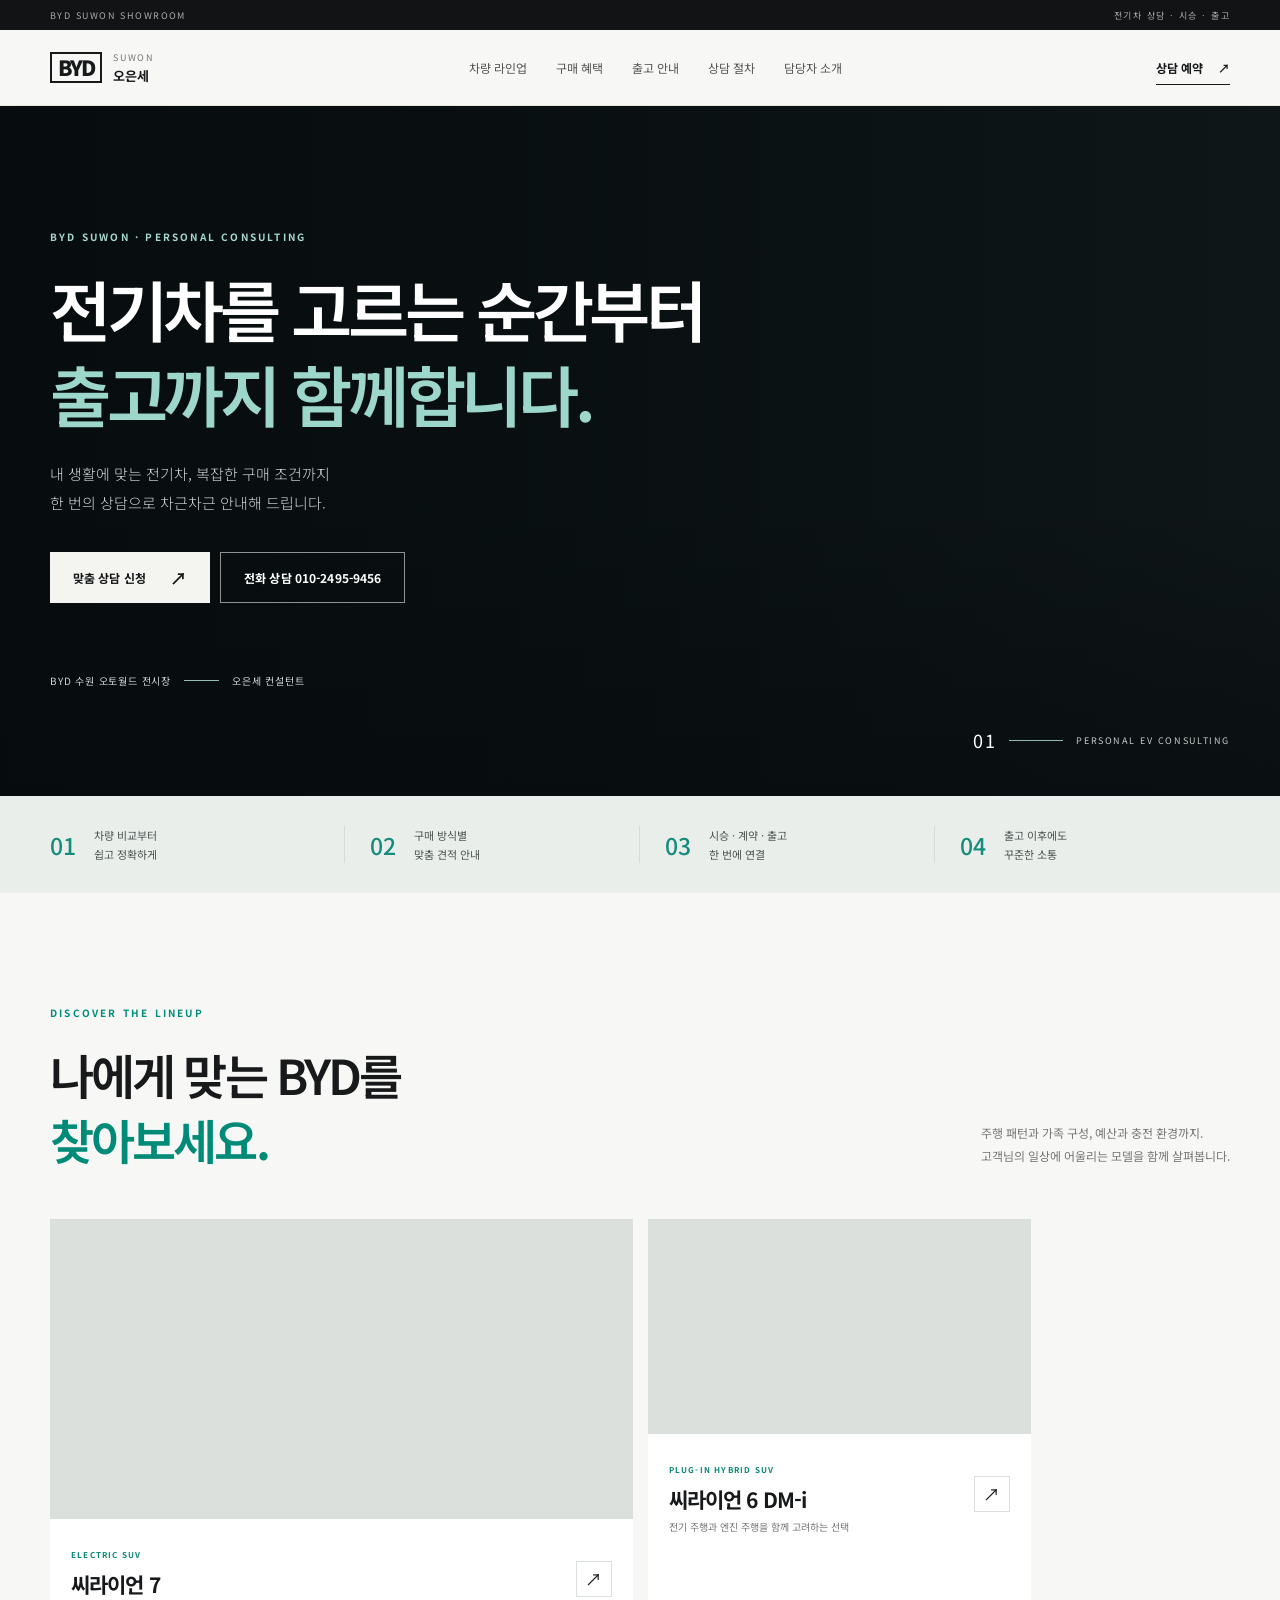
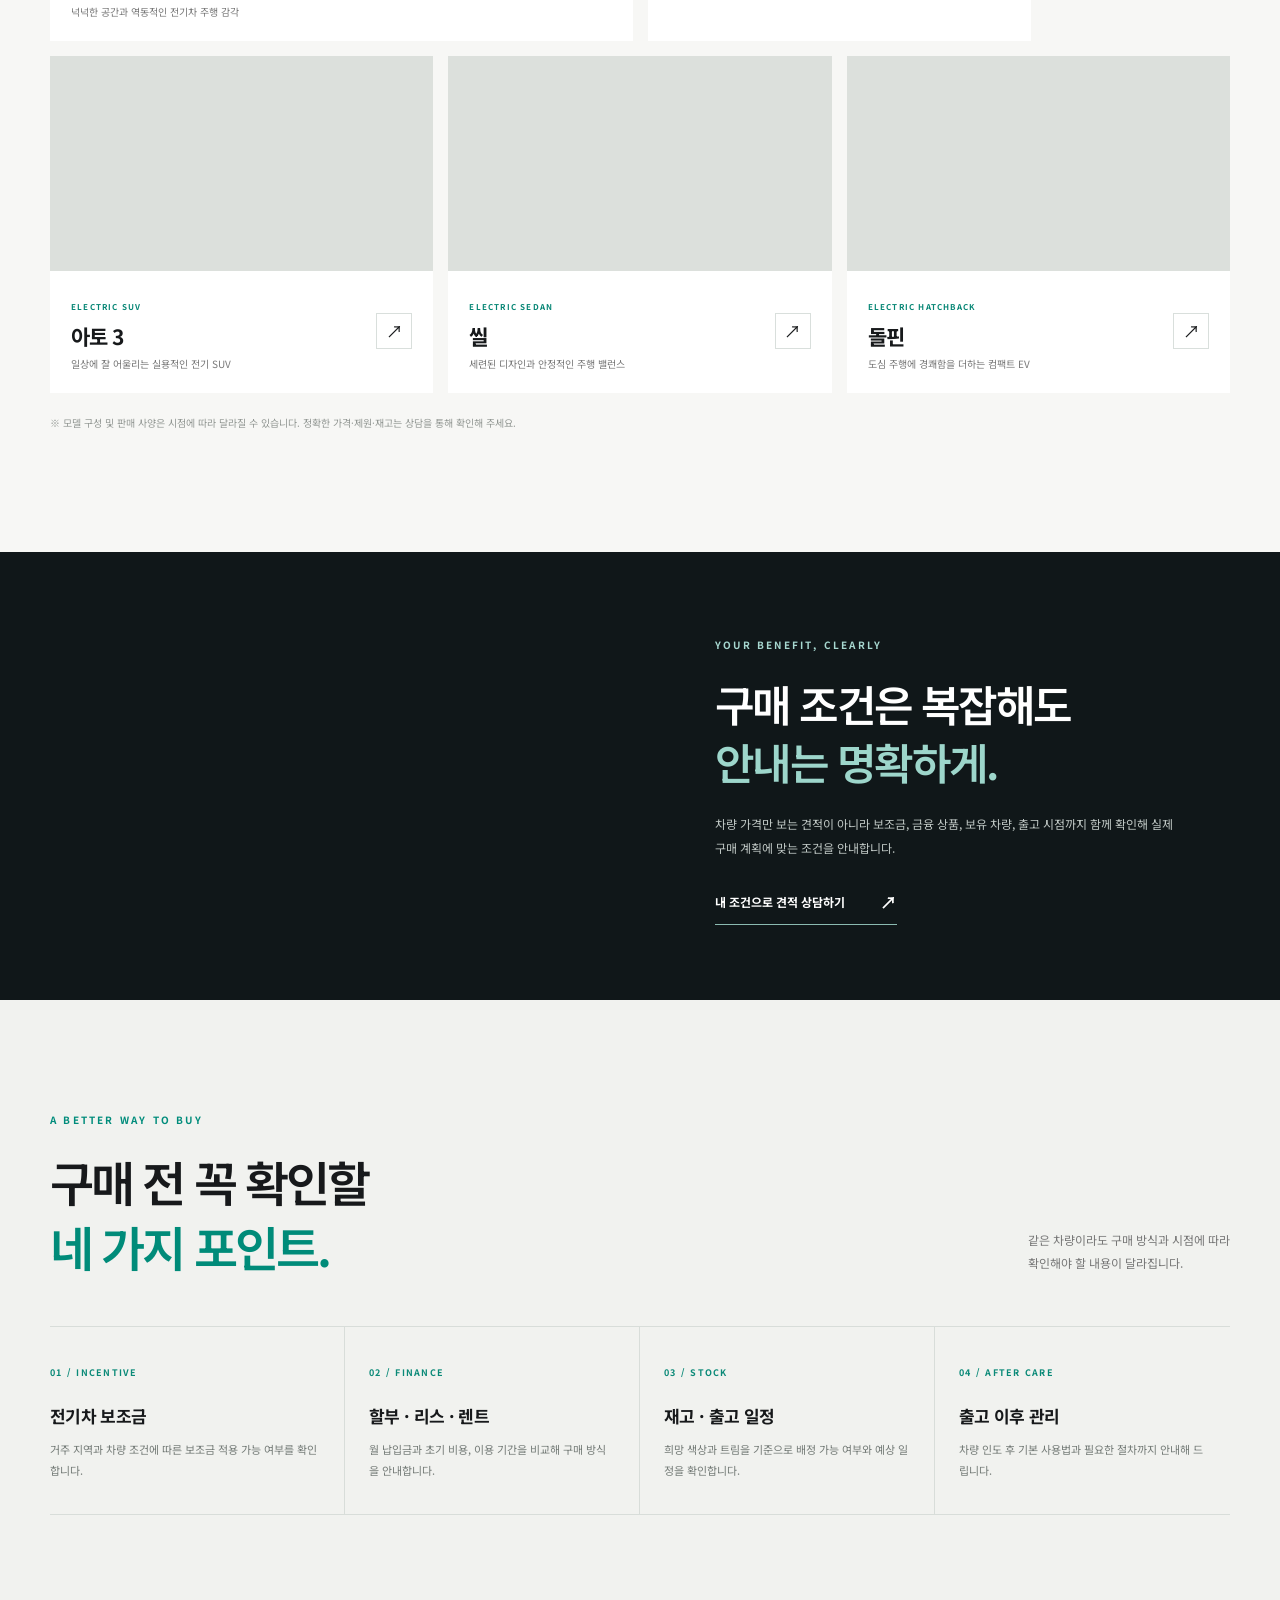
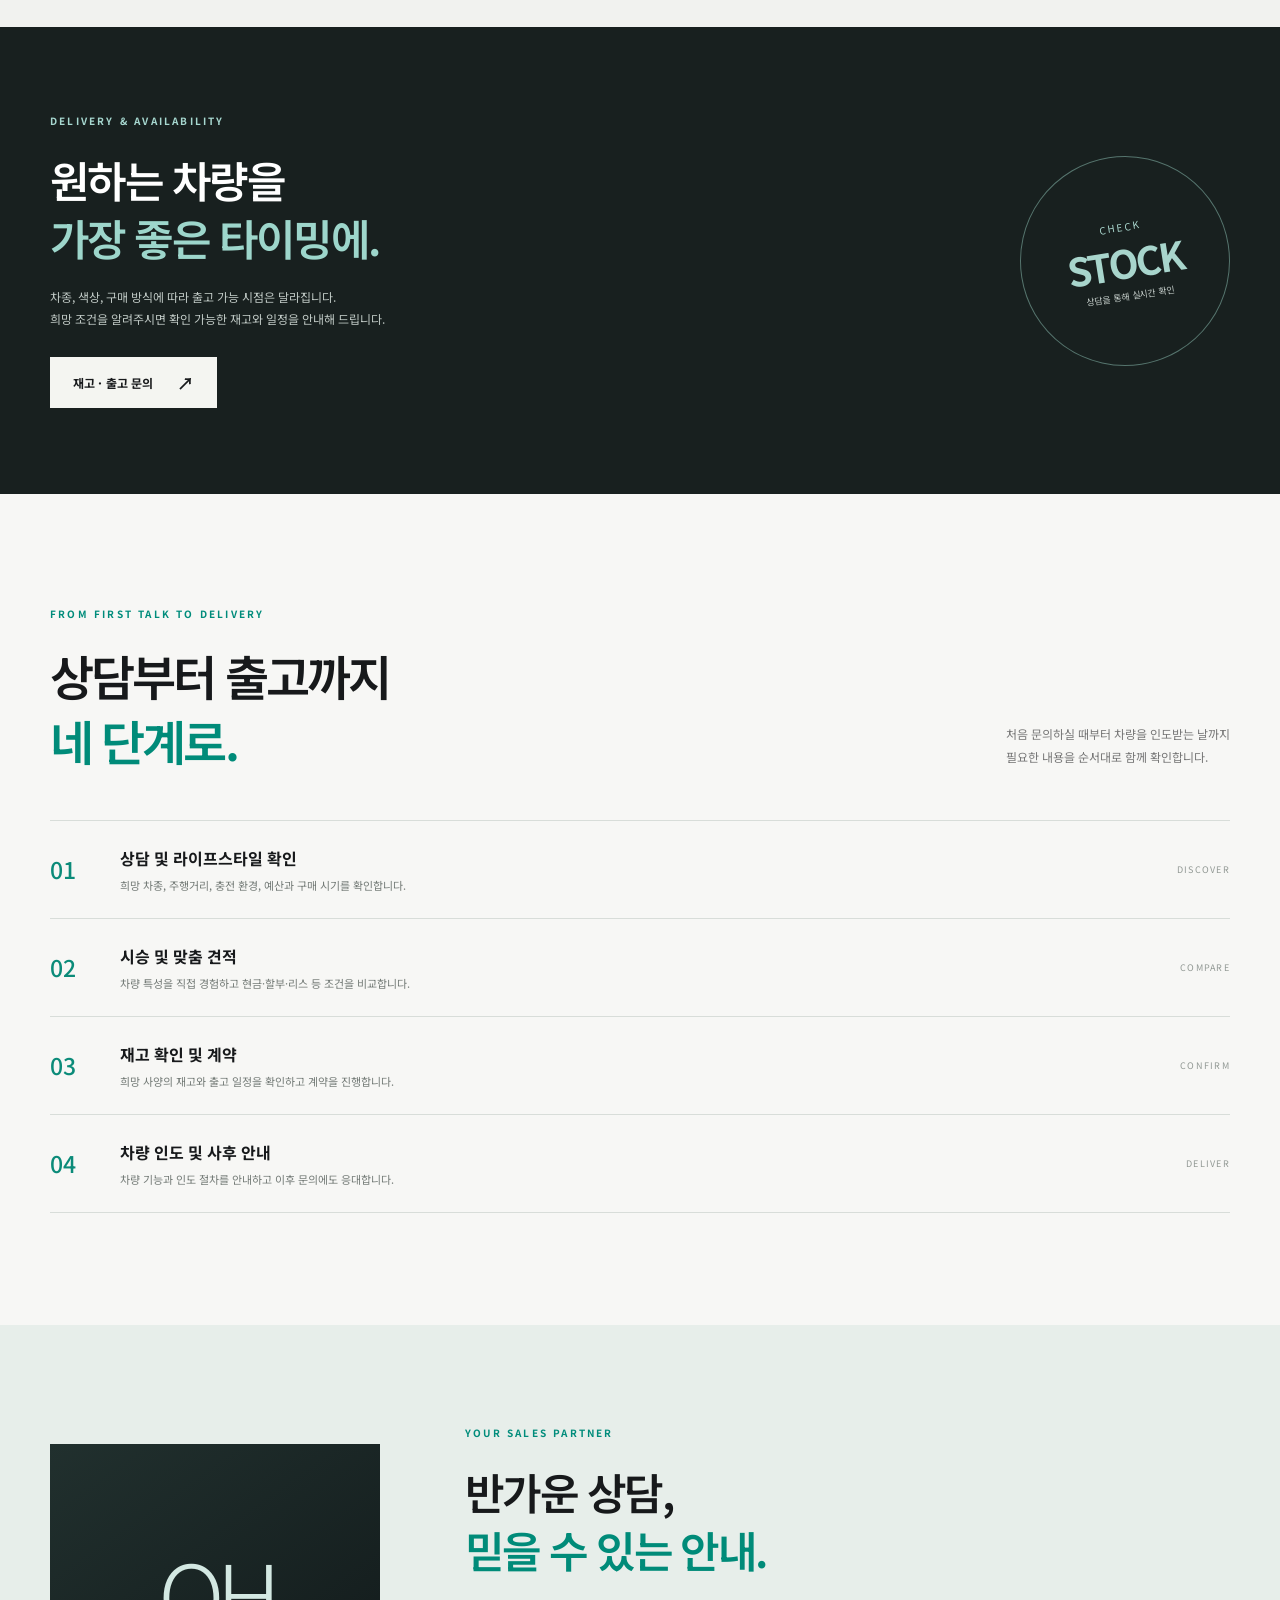
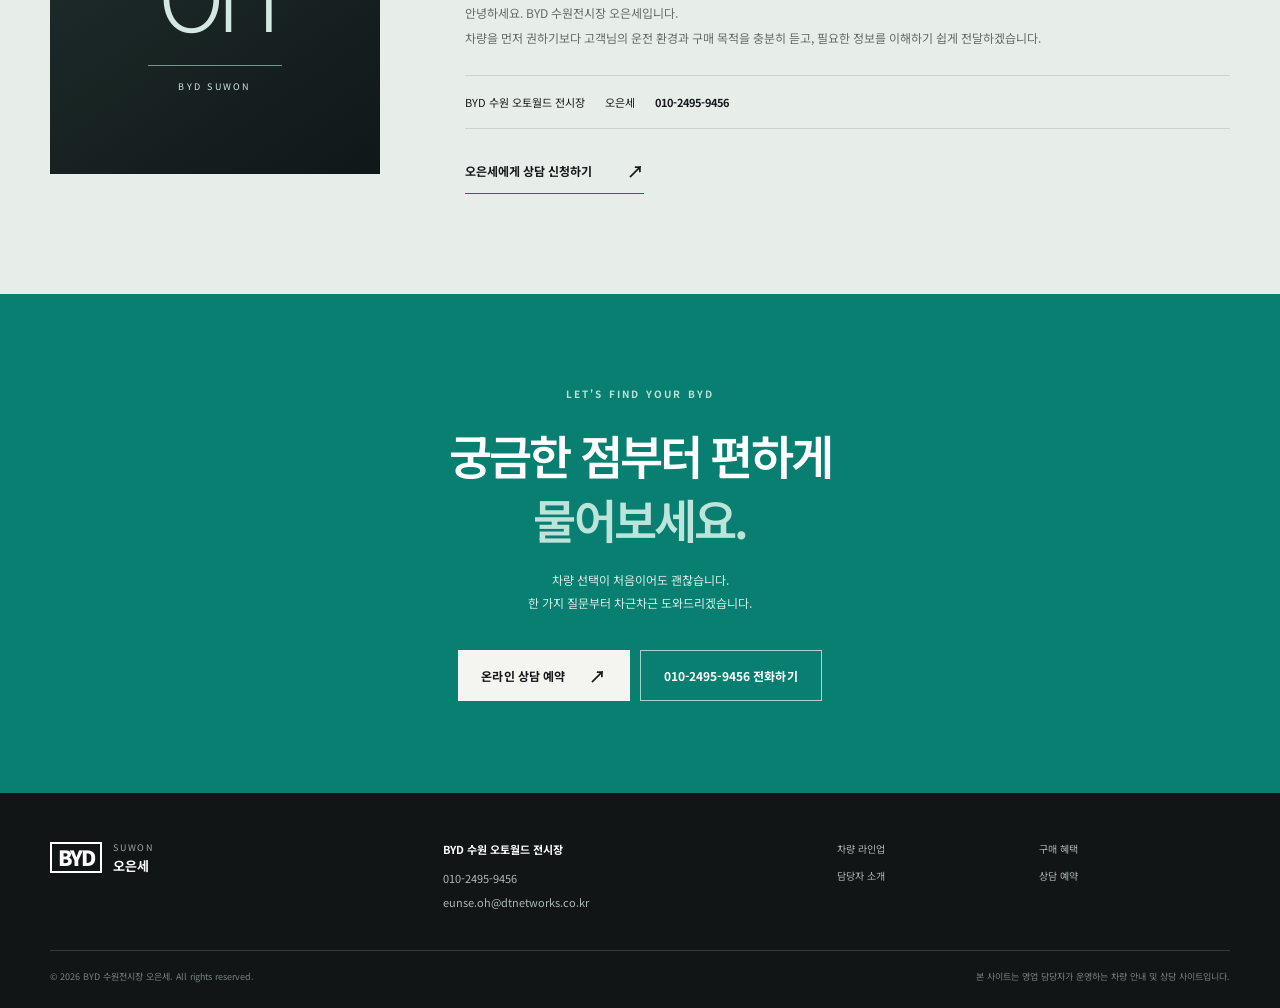
<file: index.html>
<!doctype html>
<html lang="ko">
<head>
  <meta charset="utf-8">
  <meta name="viewport" content="width=device-width, initial-scale=1">
  <title>BYD 수원전시장 오은세 | 전기차 상담·시승·견적</title>
  <meta name="description" content="BYD 수원전시장 오은세. 아토 3, 돌핀, 씰, 씨라이언 7, 씨라이언 6 DM-i 상담부터 시승, 견적, 출고까지 함께합니다.">
  <meta name="keywords" content="BYD 수원, BYD 수원전시장, BYD 오은세, BYD 시승, BYD 견적, 전기차 상담">
  <meta name="author" content="BYD 수원전시장 오은세">
  <meta name="theme-color" content="#101112">
  <meta property="og:type" content="website">
  <meta property="og:title" content="BYD 수원전시장 오은세">
  <meta property="og:description" content="전기차를 고르는 순간부터 출고까지 함께합니다.">
  <meta property="og:image" content="https://images.unsplash.com/photo-1593941707882-a5bba14938c7?auto=format&fit=crop&w=1200&q=85">
  <link rel="canonical" href="https://dmstp9456-wq.github.io/">
  <link rel="icon" href="./assets/images/favicon.svg" type="image/svg+xml">
  <link rel="preconnect" href="https://fonts.googleapis.com">
  <link rel="preconnect" href="https://fonts.gstatic.com" crossorigin>
  <link href="https://fonts.googleapis.com/css2?family=Noto+Sans+KR:wght@300;400;500;600;700;800;900&display=swap" rel="stylesheet">
  <link rel="stylesheet" href="./assets/css/style.css">
  <script defer src="./assets/js/config.js"></script>
  <script defer src="./assets/js/main.js"></script>
</head>
<body>
  <div class="topline"><span>BYD SUWON SHOWROOM</span><span>전기차 상담 · 시승 · 출고</span></div>
  <header class="site-header">
    <a class="brand" href="#home" aria-label="BYD 오은세 홈"><span class="brand-mark">BYD</span><span class="brand-copy">SUWON <b>오은세</b></span></a>
    <button class="menu-toggle" aria-label="메뉴 열기" aria-expanded="false"><i></i><i></i></button>
    <nav class="main-nav" aria-label="주 메뉴">
      <a href="#models">차량 라인업</a><a href="#benefits">구매 혜택</a><a href="#inventory">출고 안내</a><a href="#process">상담 절차</a><a href="#about">담당자 소개</a>
    </nav>
    <a class="header-cta" href="./reservation.html">상담 예약 <span>↗</span></a>
  </header>

  <main>
    <section class="hero" id="home">
      <div class="hero-image"></div><div class="hero-shade"></div>
      <div class="hero-content wrap">
        <p class="eyebrow light">BYD SUWON · PERSONAL CONSULTING</p>
        <h1>전기차를 고르는 순간부터<br><em>출고까지 함께합니다.</em></h1>
        <p class="hero-lead">내 생활에 맞는 전기차, 복잡한 구매 조건까지<br class="desktop"> 한 번의 상담으로 차근차근 안내해 드립니다.</p>
        <div class="hero-actions"><a class="btn btn-white" href="./reservation.html">맞춤 상담 신청 <span>↗</span></a><a class="btn btn-outline" href="tel:01024959456">전화 상담 010-2495-9456</a></div>
        <div class="hero-meta"><span>BYD 수원 오토월드 전시장</span><span class="meta-line"></span><span>오은세 컨설턴트</span></div>
      </div>
      <div class="hero-index"><span>01</span><span class="index-line"></span><span>PERSONAL EV CONSULTING</span></div>
    </section>

    <section class="trust-strip">
      <div class="wrap trust-grid"><div><b>01</b><span>차량 비교부터<br>쉽고 정확하게</span></div><div><b>02</b><span>구매 방식별<br>맞춤 견적 안내</span></div><div><b>03</b><span>시승 · 계약 · 출고<br>한 번에 연결</span></div><div><b>04</b><span>출고 이후에도<br>꾸준한 소통</span></div></div>
    </section>

    <section class="section models-section" id="models">
      <div class="wrap">
        <div class="section-head"><div><p class="eyebrow">DISCOVER THE LINEUP</p><h2>나에게 맞는 BYD를<br><em>찾아보세요.</em></h2></div><p class="section-desc">주행 패턴과 가족 구성, 예산과 충전 환경까지.<br>고객님의 일상에 어울리는 모델을 함께 살펴봅니다.</p></div>
        <div class="model-grid">
          <article class="model-card model-large">
            <div class="model-photo photo-sealion7"></div><div class="model-info"><div><span class="model-type">ELECTRIC SUV</span><h3>씨라이언 7</h3><p>넉넉한 공간과 역동적인 전기차 주행 감각</p></div><a href="./reservation.html?vehicle=씨라이언%207" aria-label="씨라이언 7 상담">↗</a></div>
          </article>
          <article class="model-card">
            <div class="model-photo photo-sealion6"></div><div class="model-info"><div><span class="model-type">PLUG-IN HYBRID SUV</span><h3>씨라이언 6 DM-i</h3><p>전기 주행과 엔진 주행을 함께 고려하는 선택</p></div><a href="./reservation.html?vehicle=씨라이언%206%20DM-i" aria-label="씨라이언 6 DM-i 상담">↗</a></div>
          </article>
          <article class="model-card">
            <div class="model-photo photo-atto3"></div><div class="model-info"><div><span class="model-type">ELECTRIC SUV</span><h3>아토 3</h3><p>일상에 잘 어울리는 실용적인 전기 SUV</p></div><a href="./reservation.html?vehicle=아토%203" aria-label="아토 3 상담">↗</a></div>
          </article>
          <article class="model-card">
            <div class="model-photo photo-seal"></div><div class="model-info"><div><span class="model-type">ELECTRIC SEDAN</span><h3>씰</h3><p>세련된 디자인과 안정적인 주행 밸런스</p></div><a href="./reservation.html?vehicle=씰" aria-label="씰 상담">↗</a></div>
          </article>
          <article class="model-card">
            <div class="model-photo photo-dolphin"></div><div class="model-info"><div><span class="model-type">ELECTRIC HATCHBACK</span><h3>돌핀</h3><p>도심 주행에 경쾌함을 더하는 컴팩트 EV</p></div><a href="./reservation.html?vehicle=돌핀" aria-label="돌핀 상담">↗</a></div>
          </article>
        </div>
        <p class="fineprint">※ 모델 구성 및 판매 사양은 시점에 따라 달라질 수 있습니다. 정확한 가격·제원·재고는 상담을 통해 확인해 주세요.</p>
      </div>
    </section>

    <section class="feature-band" id="benefits">
      <div class="feature-photo"></div><div class="feature-content"><p class="eyebrow light">YOUR BENEFIT, CLEARLY</p><h2>구매 조건은 복잡해도<br><em>안내는 명확하게.</em></h2><p>차량 가격만 보는 견적이 아니라 보조금, 금융 상품, 보유 차량, 출고 시점까지 함께 확인해 실제 구매 계획에 맞는 조건을 안내합니다.</p><a class="text-link light-link" href="./reservation.html">내 조건으로 견적 상담하기 <span>↗</span></a></div>
    </section>

    <section class="section benefits-section">
      <div class="wrap"><div class="section-head"><div><p class="eyebrow">A BETTER WAY TO BUY</p><h2>구매 전 꼭 확인할<br><em>네 가지 포인트.</em></h2></div><p class="section-desc">같은 차량이라도 구매 방식과 시점에 따라<br>확인해야 할 내용이 달라집니다.</p></div>
        <div class="benefit-grid">
          <article><span>01 / INCENTIVE</span><h3>전기차 보조금</h3><p>거주 지역과 차량 조건에 따른 보조금 적용 가능 여부를 확인합니다.</p></article>
          <article><span>02 / FINANCE</span><h3>할부 · 리스 · 렌트</h3><p>월 납입금과 초기 비용, 이용 기간을 비교해 구매 방식을 안내합니다.</p></article>
          <article><span>03 / STOCK</span><h3>재고 · 출고 일정</h3><p>희망 색상과 트림을 기준으로 배정 가능 여부와 예상 일정을 확인합니다.</p></article>
          <article><span>04 / AFTER CARE</span><h3>출고 이후 관리</h3><p>차량 인도 후 기본 사용법과 필요한 절차까지 안내해 드립니다.</p></article>
        </div>
      </div>
    </section>

    <section class="inventory-section" id="inventory"><div class="wrap inventory-inner"><div><p class="eyebrow light">DELIVERY & AVAILABILITY</p><h2>원하는 차량을<br><em>가장 좋은 타이밍에.</em></h2><p>차종, 색상, 구매 방식에 따라 출고 가능 시점은 달라집니다.<br>희망 조건을 알려주시면 확인 가능한 재고와 일정을 안내해 드립니다.</p><a class="btn btn-white" href="./reservation.html?type=재고%20및%20출고%20문의">재고 · 출고 문의 <span>↗</span></a></div><div class="inventory-stamp"><span>CHECK</span><b>STOCK</b><small>상담을 통해 실시간 확인</small></div></div></section>

    <section class="section process-section" id="process"><div class="wrap"><div class="section-head"><div><p class="eyebrow">FROM FIRST TALK TO DELIVERY</p><h2>상담부터 출고까지<br><em>네 단계로.</em></h2></div><p class="section-desc">처음 문의하실 때부터 차량을 인도받는 날까지<br>필요한 내용을 순서대로 함께 확인합니다.</p></div>
      <div class="process-list"><article><b>01</b><div><h3>상담 및 라이프스타일 확인</h3><p>희망 차종, 주행거리, 충전 환경, 예산과 구매 시기를 확인합니다.</p></div><span>DISCOVER</span></article><article><b>02</b><div><h3>시승 및 맞춤 견적</h3><p>차량 특성을 직접 경험하고 현금·할부·리스 등 조건을 비교합니다.</p></div><span>COMPARE</span></article><article><b>03</b><div><h3>재고 확인 및 계약</h3><p>희망 사양의 재고와 출고 일정을 확인하고 계약을 진행합니다.</p></div><span>CONFIRM</span></article><article><b>04</b><div><h3>차량 인도 및 사후 안내</h3><p>차량 기능과 인도 절차를 안내하고 이후 문의에도 응대합니다.</p></div><span>DELIVER</span></article></div>
    </div></section>

    <section class="about-section" id="about"><div class="wrap about-inner"><div class="profile-mark"><span>OH</span><small>BYD SUWON</small></div><div class="about-copy"><p class="eyebrow">YOUR SALES PARTNER</p><h2>반가운 상담,<br><em>믿을 수 있는 안내.</em></h2><p>안녕하세요. BYD 수원전시장 오은세입니다.<br>차량을 먼저 권하기보다 고객님의 운전 환경과 구매 목적을 충분히 듣고, 필요한 정보를 이해하기 쉽게 전달하겠습니다.</p><div class="profile-details"><span>BYD 수원 오토월드 전시장</span><span>오은세</span><a href="tel:01024959456">010-2495-9456</a></div><a class="text-link" href="./reservation.html">오은세에게 상담 신청하기 <span>↗</span></a></div></div></section>

    <section class="final-cta"><div class="wrap final-cta-inner"><p class="eyebrow light">LET'S FIND YOUR BYD</p><h2>궁금한 점부터 편하게<br><em>물어보세요.</em></h2><p>차량 선택이 처음이어도 괜찮습니다.<br>한 가지 질문부터 차근차근 도와드리겠습니다.</p><div class="hero-actions"><a class="btn btn-white" href="./reservation.html">온라인 상담 예약 <span>↗</span></a><a class="btn btn-outline" href="tel:01024959456">010-2495-9456 전화하기</a></div></div></section>
  </main>

  <footer class="site-footer"><div class="wrap footer-top"><a class="brand footer-brand" href="#home"><span class="brand-mark">BYD</span><span class="brand-copy">SUWON <b>오은세</b></span></a><div class="footer-contact"><b>BYD 수원 오토월드 전시장</b><a href="tel:01024959456">010-2495-9456</a><a href="mailto:eunse.oh@dtnetworks.co.kr">eunse.oh@dtnetworks.co.kr</a></div><div class="footer-links"><a href="#models">차량 라인업</a><a href="#benefits">구매 혜택</a><a href="#about">담당자 소개</a><a href="./reservation.html">상담 예약</a></div></div><div class="wrap footer-bottom"><span>© 2026 BYD 수원전시장 오은세. All rights reserved.</span><span>본 사이트는 영업 담당자가 운영하는 차량 안내 및 상담 사이트입니다.</span></div></footer>
  <div class="mobile-bar"><a href="tel:01024959456">전화 상담</a><a href="./reservation.html">상담 예약</a></div>
</body>
</html>
</file>
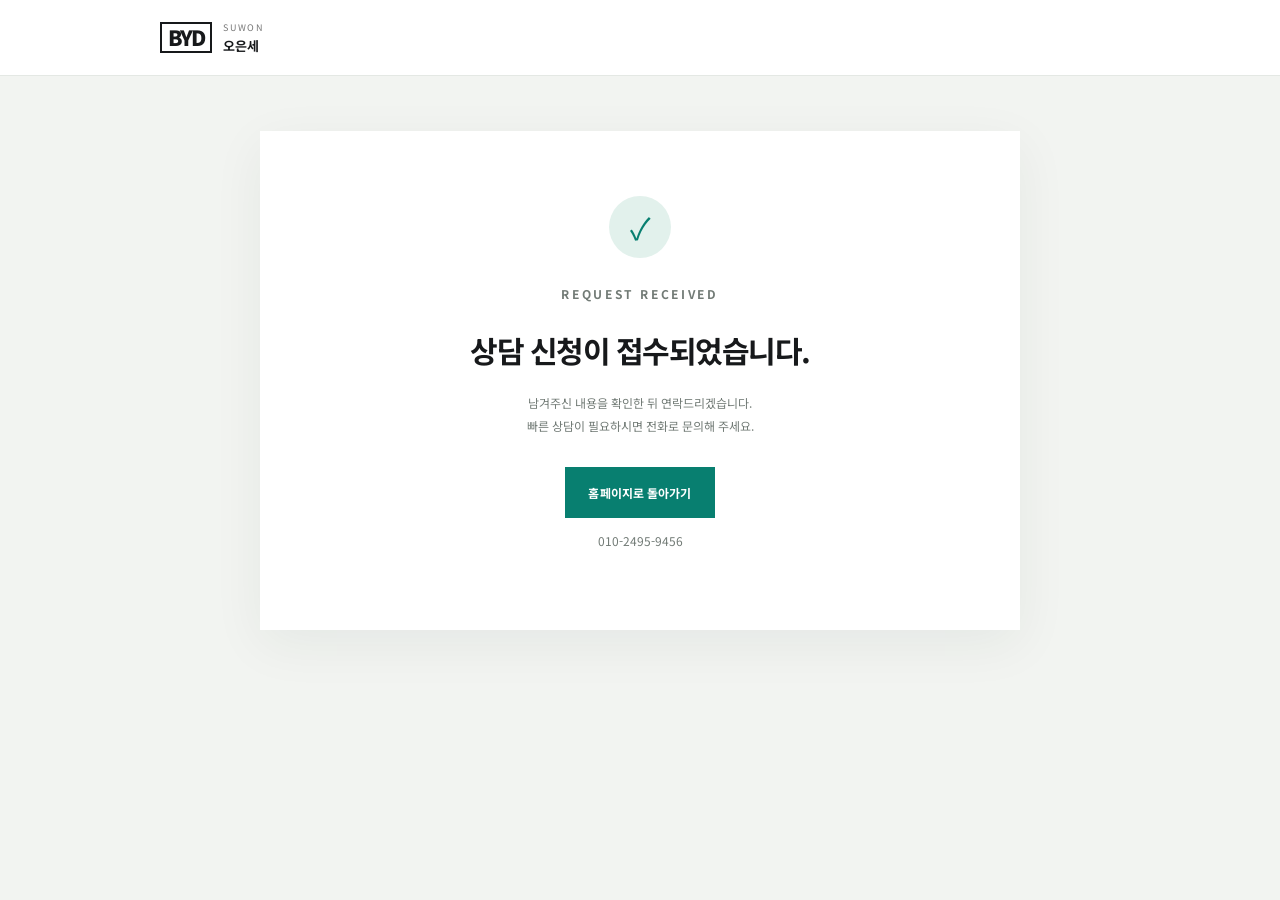
<file: success.html>
<!doctype html><html lang="ko"><head><meta charset="utf-8"><meta name="viewport" content="width=device-width,initial-scale=1"><title>상담 신청 완료 | BYD 오은세</title><link rel="stylesheet" href="./assets/css/style.css"><link rel="icon" href="./assets/images/favicon.svg" type="image/svg+xml"><link rel="preconnect" href="https://fonts.googleapis.com"><link rel="preconnect" href="https://fonts.gstatic.com" crossorigin><link href="https://fonts.googleapis.com/css2?family=Noto+Sans+KR:wght@300;400;500;600;700;800&display=swap" rel="stylesheet"></head><body class="form-page"><header class="form-header"><a class="brand" href="./index.html"><span class="brand-mark">BYD</span><span class="brand-copy">SUWON <b>오은세</b></span></a></header><main class="form-shell"><div class="form-card success-card"><div class="success-icon">✓</div><p class="eyebrow">REQUEST RECEIVED</p><h1>상담 신청이 접수되었습니다.</h1><p>남겨주신 내용을 확인한 뒤 연락드리겠습니다.<br>빠른 상담이 필요하시면 전화로 문의해 주세요.</p><a class="btn" href="./index.html">홈페이지로 돌아가기</a><p>010-2495-9456</p></div></main></body></html>
</file>
<file: assets/css/style.css>
*{box-sizing:border-box}html{scroll-behavior:smooth;scroll-padding-top:90px}body{margin:0;font-family:"Noto Sans KR",sans-serif;color:#17191b;background:#f7f7f5;-webkit-font-smoothing:antialiased}a{color:inherit;text-decoration:none}button,input,select,textarea{font:inherit}.wrap{width:min(1180px,calc(100% - 48px));margin:0 auto}.topline{height:30px;background:#111315;color:#a9abad;display:flex;justify-content:space-between;align-items:center;padding:0 max(calc((100% - 1180px)/2),24px);font-size:9px;letter-spacing:.16em}.site-header{height:76px;display:flex;align-items:center;justify-content:space-between;padding:0 max(calc((100% - 1180px)/2),24px);background:#f7f7f5;position:sticky;top:0;z-index:50;border-bottom:1px solid #e6e6e2}.brand{display:flex;align-items:center;gap:11px}.brand-mark{font-size:21px;font-weight:900;letter-spacing:-.09em;border:2px solid #17191b;padding:3px 6px;line-height:1}.brand-copy{font-size:9px;letter-spacing:.18em;color:#777}.brand-copy b{display:block;font-size:13px;letter-spacing:0;color:#17191b;margin-top:2px}.main-nav{display:flex;gap:29px;font-size:12px;color:#555}.main-nav a:hover,.footer-links a:hover{color:#008b79}.header-cta{font-size:12px;font-weight:700;border-bottom:1px solid #17191b;padding:8px 0}.header-cta span{margin-left:12px}.menu-toggle{display:none;background:none;border:0}.hero{height:690px;min-height:600px;position:relative;background:#101719;overflow:hidden;color:#fff;display:flex;align-items:center}.hero-image{position:absolute;inset:0;background-image:url("https://images.unsplash.com/photo-1593941707882-a5bba14938c7?auto=format&fit=crop&w=2200&q=90");background-size:cover;background-position:center 55%;opacity:.72;transform:scale(1.015)}.hero-shade{position:absolute;inset:0;background:linear-gradient(90deg,rgba(6,12,14,.9) 0%,rgba(6,12,14,.68) 42%,rgba(6,12,14,.08) 100%),linear-gradient(0deg,rgba(4,8,10,.48),transparent 42%)}.hero-content{position:relative;z-index:2;padding-top:15px}.eyebrow{font-size:10px;letter-spacing:.22em;font-weight:700;color:#008c7b;margin:0 0 22px}.eyebrow.light{color:#a7d8d0}.hero h1{font-size:clamp(38px,5.2vw,68px);line-height:1.28;letter-spacing:-.065em;font-weight:600;margin:0 0 24px}.hero h1 em,.section-head h2 em,.feature-content h2 em,.inventory-inner h2 em,.about-copy h2 em,.final-cta h2 em,.form-heading h1 em{font-style:normal;color:#9dd6cb}.hero-lead{font-size:15px;line-height:1.9;color:#d0d4d3;font-weight:300}.hero-actions{display:flex;gap:10px;margin-top:35px;flex-wrap:wrap}.btn{height:51px;display:inline-flex;align-items:center;justify-content:center;padding:0 23px;font-size:12px;font-weight:700;letter-spacing:.01em;transition:.2s}.btn span{margin-left:24px;font-size:17px}.btn-white{background:#f4f5f1;color:#17191b}.btn-white:hover{background:#b8e0d8}.btn-outline{border:1px solid rgba(255,255,255,.55);color:#fff}.btn-outline:hover{background:rgba(255,255,255,.12)}.hero-meta{display:flex;align-items:center;gap:13px;margin-top:70px;font-size:10px;letter-spacing:.08em;color:#d0d4d3}.meta-line{width:35px;height:1px;background:#93bdb5}.hero-index{position:absolute;right:max(calc((100% - 1180px)/2),24px);bottom:43px;display:flex;align-items:center;gap:13px;color:#c3cecb;font-size:9px;letter-spacing:.18em}.hero-index>span:first-child{font-size:18px;color:#fff}.index-line{width:54px;height:1px;background:#91b9b1}.trust-strip{background:#e9eeeb;padding:30px 0}.trust-grid{display:grid;grid-template-columns:repeat(4,1fr)}.trust-grid>div{display:flex;align-items:center;gap:18px;padding:0 25px;border-right:1px solid #d3dcd7}.trust-grid>div:first-child{padding-left:0}.trust-grid>div:last-child{border:0}.trust-grid b{font-size:23px;color:#168c7c;font-weight:500}.trust-grid span{font-size:11px;line-height:1.7;color:#4c5552}.section{padding:112px 0}.section-head{display:flex;justify-content:space-between;align-items:flex-end;margin-bottom:47px}.section-head h2,.feature-content h2,.inventory-inner h2,.about-copy h2,.final-cta h2{font-size:clamp(34px,4vw,48px);line-height:1.35;letter-spacing:-.06em;font-weight:600;margin:0}.section-head h2 em,.about-copy h2 em{color:#008b79}.section-desc{font-size:12px;line-height:1.9;color:#777;margin:0 0 4px}.model-grid{display:grid;grid-template-columns:repeat(6,1fr);gap:15px}.model-card{grid-column:span 2;background:#fff;min-width:0}.model-large{grid-column:span 3}.model-photo{height:215px;background-size:cover;background-position:center;position:relative;background-color:#dce0dc}.model-large .model-photo{height:300px}.photo-sealion7{background-image:url("https://images.unsplash.com/photo-1606664515524-ed2f786a0bd6?auto=format&fit=crop&w=1100&q=85")}.photo-sealion6{background-image:url("https://images.unsplash.com/photo-1617469767053-d3b523a0b982?auto=format&fit=crop&w=900&q=85")}.photo-atto3{background-image:url("https://images.unsplash.com/photo-1552519507-da3b142c6e3d?auto=format&fit=crop&w=900&q=85")}.photo-seal{background-image:url("https://images.unsplash.com/photo-1618843479313-40f8afb4b4d8?auto=format&fit=crop&w=900&q=85")}.photo-dolphin{background-image:url("https://images.unsplash.com/photo-1551830820-330a71b99659?auto=format&fit=crop&w=900&q=85")}.model-info{display:flex;justify-content:space-between;align-items:center;padding:20px 21px 22px}.model-type{font-size:8px;letter-spacing:.15em;color:#078675;font-weight:700}.model-info h3{font-size:21px;letter-spacing:-.04em;margin:6px 0 5px}.model-info p{font-size:10px;color:#777;margin:0}.model-info>a{width:36px;height:36px;border:1px solid #d9dfdc;display:grid;place-items:center;font-size:17px;flex:none}.model-info>a:hover{background:#087f70;color:#fff;border-color:#087f70}.fineprint{font-size:10px;color:#929793;margin-top:22px}.feature-band{display:grid;grid-template-columns:1fr 1fr;min-height:440px;background:#101719;color:#fff}.feature-photo{background:url("https://images.unsplash.com/photo-1593941707882-a5bba14938c7?auto=format&fit=crop&w=1400&q=85") center/cover}.feature-content{padding:85px max(calc((100vw - 1180px)/2),48px) 75px 75px;max-width:700px}.feature-content h2{font-size:43px}.feature-content>p:not(.eyebrow){font-size:12px;line-height:2;color:#c0c8c5;max-width:460px;margin:22px 0 28px}.text-link{display:inline-flex;gap:35px;align-items:center;font-size:12px;font-weight:700;border-bottom:1px solid #1c6f63;padding-bottom:10px}.text-link span{font-size:17px}.light-link{color:#fff;border-color:#8bbab1}.benefits-section{background:#f1f2ef}.benefit-grid{display:grid;grid-template-columns:repeat(4,1fr);border-top:1px solid #d8ddd9;border-bottom:1px solid #d8ddd9}.benefit-grid article{padding:30px 24px 34px 0;border-right:1px solid #d8ddd9}.benefit-grid article+article{padding-left:24px}.benefit-grid article:last-child{border:0}.benefit-grid span{font-size:9px;letter-spacing:.14em;color:#0b8a78;font-weight:700}.benefit-grid h3{font-size:17px;margin:22px 0 11px;letter-spacing:-.04em}.benefit-grid p{font-size:11px;line-height:1.9;color:#747b77;margin:0}.inventory-section{background:#18201f;color:#fff;padding:86px 0}.inventory-inner{display:flex;justify-content:space-between;align-items:center}.inventory-inner h2{font-size:43px}.inventory-inner p:not(.eyebrow){font-size:12px;line-height:1.9;color:#c0c9c5;margin:19px 0 26px}.inventory-stamp{width:210px;height:210px;border:1px solid #55746d;border-radius:50%;display:flex;flex-direction:column;align-items:center;justify-content:center;transform:rotate(-9deg);color:#a8d5cc}.inventory-stamp span{font-size:10px;letter-spacing:.2em}.inventory-stamp b{font-size:39px;letter-spacing:-.06em}.inventory-stamp small{font-size:9px;color:#c2cbc7}.process-list{border-top:1px solid #d8ddd9}.process-list article{display:grid;grid-template-columns:70px 1fr 130px;align-items:center;padding:25px 0;border-bottom:1px solid #d8ddd9}.process-list article>b{font-size:23px;color:#0b8b79;font-weight:500}.process-list h3{font-size:16px;margin:0 0 7px}.process-list p{font-size:11px;color:#747b77;margin:0}.process-list article>span{font-size:9px;letter-spacing:.14em;color:#929994;text-align:right}.about-section{background:#e7eeea;padding:100px 0}.about-inner{display:grid;grid-template-columns:330px 1fr;gap:85px;align-items:center}.profile-mark{height:330px;background:linear-gradient(145deg,#21302e,#101718);display:flex;flex-direction:column;align-items:center;justify-content:center;color:#d3e8e2}.profile-mark span{font-size:92px;font-weight:300;letter-spacing:-.1em;border-bottom:1px solid #75948b;padding:0 10px 7px}.profile-mark small{font-size:9px;letter-spacing:.25em;margin-top:14px}.about-copy h2{font-size:43px}.about-copy>p:not(.eyebrow){font-size:12px;line-height:2.1;color:#626c67;margin:22px 0}.profile-details{display:flex;gap:20px;flex-wrap:wrap;margin:25px 0 28px;padding:18px 0;border-top:1px solid #cbd5d0;border-bottom:1px solid #cbd5d0;font-size:11px}.profile-details a{font-weight:700}.final-cta{background:#087f70;color:#fff;padding:92px 0;text-align:center}.final-cta .eyebrow{color:#b8e1d8}.final-cta h2{font-size:47px}.final-cta h2 em{color:#bce4db}.final-cta p:not(.eyebrow){font-size:12px;line-height:1.9;color:#d5eee8;margin:19px 0 0}.final-cta .hero-actions{justify-content:center}.final-cta .btn-outline{border-color:rgba(255,255,255,.65)}.site-footer{background:#111516;color:#fff;padding:48px 0 25px}.footer-top{display:grid;grid-template-columns:1fr 1fr 1fr;align-items:start;padding-bottom:40px}.footer-brand .brand-mark{border-color:#fff}.footer-brand .brand-copy{color:#9ba6a2}.footer-brand .brand-copy b{color:#fff}.footer-contact{display:flex;flex-direction:column;gap:8px;font-size:11px;color:#aeb8b3}.footer-contact b{color:#fff;margin-bottom:5px}.footer-links{display:grid;grid-template-columns:1fr 1fr;gap:12px;font-size:10px;color:#aeb8b3}.footer-bottom{border-top:1px solid #333c39;padding-top:19px;display:flex;justify-content:space-between;gap:15px;font-size:9px;color:#78827e}.mobile-bar{display:none}
/* reservation */
.form-page{background:#f2f4f1;min-height:100vh}.form-header{height:76px;background:#fff;border-bottom:1px solid #e4e8e4;display:flex;align-items:center;justify-content:space-between;padding:0 max(calc((100% - 960px)/2),24px)}.back-link{font-size:11px;color:#68716d}.form-shell{width:min(760px,calc(100% - 36px));margin:55px auto 80px}.form-heading{text-align:center;margin-bottom:35px}.form-heading .eyebrow{margin-bottom:14px}.form-heading h1{font-size:38px;letter-spacing:-.06em;margin:0}.form-heading h1 em{color:#078675}.form-heading p{font-size:12px;color:#747d78;line-height:1.8}.form-card{background:#fff;padding:38px 42px;box-shadow:0 14px 50px rgba(25,45,38,.06)}.form-grid{display:grid;grid-template-columns:1fr 1fr;gap:20px}.field{display:flex;flex-direction:column;gap:8px;margin-bottom:19px}.field.full{grid-column:1/-1}.field label{font-size:11px;font-weight:700}.field label i{font-style:normal;color:#078675}.field input,.field select,.field textarea{width:100%;border:1px solid #dfe5e1;background:#fbfcfa;padding:13px 14px;font-size:12px;outline:none;border-radius:0;color:#222}.field input:focus,.field select:focus,.field textarea:focus{border-color:#078675;background:#fff}.field textarea{min-height:120px;resize:vertical}.privacy{display:flex;align-items:flex-start;gap:9px;font-size:10px;color:#6d7771;line-height:1.7;margin:8px 0 22px}.privacy input{margin-top:2px;accent-color:#078675}.submit-btn{width:100%;height:53px;border:0;background:#087f70;color:#fff;font-size:12px;font-weight:700;cursor:pointer}.submit-btn:hover{background:#066c60}.form-note{text-align:center;font-size:10px;color:#8a938e;margin:16px 0 0}.status{font-size:11px;text-align:center;margin-top:12px;color:#b23b35;min-height:18px}.success-card{text-align:center;padding:65px 35px}.success-icon{width:62px;height:62px;border-radius:50%;background:#e2f1ec;color:#087f70;display:grid;place-items:center;font-size:30px;margin:0 auto 25px}.success-card h1{font-size:30px;letter-spacing:-.05em}.success-card p{font-size:12px;line-height:1.9;color:#727b76}.success-card .btn{margin-top:18px;background:#087f70;color:#fff}
@media(max-width:900px){.main-nav{gap:15px}.main-nav a{font-size:10px}.header-cta{font-size:10px}.feature-content{padding:65px 35px}.about-inner{grid-template-columns:260px 1fr;gap:45px}.profile-mark{height:280px}.benefit-grid{grid-template-columns:repeat(2,1fr)}.benefit-grid article:nth-child(2){border-right:0}.benefit-grid article:nth-child(n+3){border-top:1px solid #d8ddd9}.benefit-grid article:nth-child(3){padding-left:0}}
@media(max-width:680px){.wrap{width:calc(100% - 36px)}.topline{padding:0 18px;font-size:8px}.site-header{height:65px;padding:0 18px}.brand-mark{font-size:18px}.main-nav{display:none;position:absolute;top:65px;left:0;right:0;background:#f7f7f5;padding:18px;flex-direction:column;gap:0;border-bottom:1px solid #ddd}.main-nav.open{display:flex}.main-nav a{font-size:13px;padding:13px 4px;border-bottom:1px solid #e6e8e4}.header-cta{margin-left:auto;margin-right:18px}.menu-toggle{display:flex;width:25px;height:25px;flex-direction:column;justify-content:center;gap:6px;padding:0}.menu-toggle i{height:1px;background:#111;width:22px}.hero{height:650px;min-height:590px;align-items:flex-end;padding-bottom:75px}.hero-image{background-position:58% center}.hero-shade{background:linear-gradient(90deg,rgba(6,12,14,.86),rgba(6,12,14,.38)),linear-gradient(0deg,rgba(4,8,10,.6),transparent 80%)}.hero h1{font-size:39px}.hero-lead{font-size:12px}.hero-actions{margin-top:25px}.btn{height:48px;padding:0 15px;font-size:10px}.btn span{margin-left:12px}.hero-meta{margin-top:40px;font-size:9px}.hero-index{display:none}.trust-strip{padding:22px 0}.trust-grid{grid-template-columns:1fr 1fr;row-gap:18px}.trust-grid>div{padding:0 10px;border:0}.trust-grid>div:nth-child(odd){padding-left:0}.trust-grid b{font-size:19px}.trust-grid span{font-size:10px}.section{padding:75px 0}.section-head{display:block;margin-bottom:30px}.section-head h2,.feature-content h2,.inventory-inner h2,.about-copy h2{font-size:34px}.section-desc{margin-top:17px}.model-grid{grid-template-columns:1fr 1fr;gap:10px}.model-card,.model-large{grid-column:span 1}.model-photo,.model-large .model-photo{height:145px}.model-info{padding:13px 12px}.model-info h3{font-size:16px}.model-info p{font-size:9px;line-height:1.5;min-height:27px}.model-info>a{width:29px;height:29px;font-size:14px}.model-type{font-size:7px}.feature-band{grid-template-columns:1fr}.feature-photo{min-height:220px}.feature-content{padding:45px 22px 50px}.feature-content>p:not(.eyebrow){font-size:11px}.benefit-grid{grid-template-columns:1fr 1fr}.benefit-grid article{padding:22px 12px 25px 0}.benefit-grid article+article{padding-left:12px}.benefit-grid article:nth-child(3){padding-left:0}.benefit-grid h3{font-size:14px;margin:15px 0 8px}.benefit-grid p{font-size:10px}.inventory-section{padding:65px 0}.inventory-inner{display:block}.inventory-inner p:not(.eyebrow){font-size:11px}.inventory-stamp{width:125px;height:125px;margin:35px 0 0 auto}.inventory-stamp b{font-size:25px}.inventory-stamp small{font-size:7px}.process-list article{grid-template-columns:42px 1fr;padding:20px 0}.process-list article>b{font-size:18px}.process-list h3{font-size:13px}.process-list p{font-size:10px;line-height:1.7}.process-list article>span{display:none}.about-section{padding:70px 0}.about-inner{grid-template-columns:1fr;gap:30px}.profile-mark{height:190px;width:100%}.profile-mark span{font-size:62px}.about-copy>p:not(.eyebrow){font-size:11px}.profile-details{gap:12px;font-size:10px}.final-cta{padding:70px 0}.final-cta h2{font-size:37px}.final-cta .hero-actions{flex-direction:column;align-items:stretch}.footer-top{grid-template-columns:1fr 1fr;gap:30px}.footer-links{grid-column:1/-1}.footer-bottom{display:block;line-height:1.8}.mobile-bar{display:flex;position:fixed;bottom:0;left:0;right:0;z-index:60;height:54px;box-shadow:0 -3px 18px rgba(0,0,0,.12)}.mobile-bar a{flex:1;display:grid;place-items:center;background:#171b1a;color:#fff;font-size:12px;font-weight:700}.mobile-bar a+a{background:#087f70}.site-footer{padding-bottom:75px}.form-header{height:65px;padding:0 18px}.form-shell{margin:35px auto 65px}.form-heading h1{font-size:31px}.form-card{padding:25px 19px}.form-grid{grid-template-columns:1fr;gap:0}.field.full{grid-column:auto}.success-card{padding:48px 20px}}
</file>
